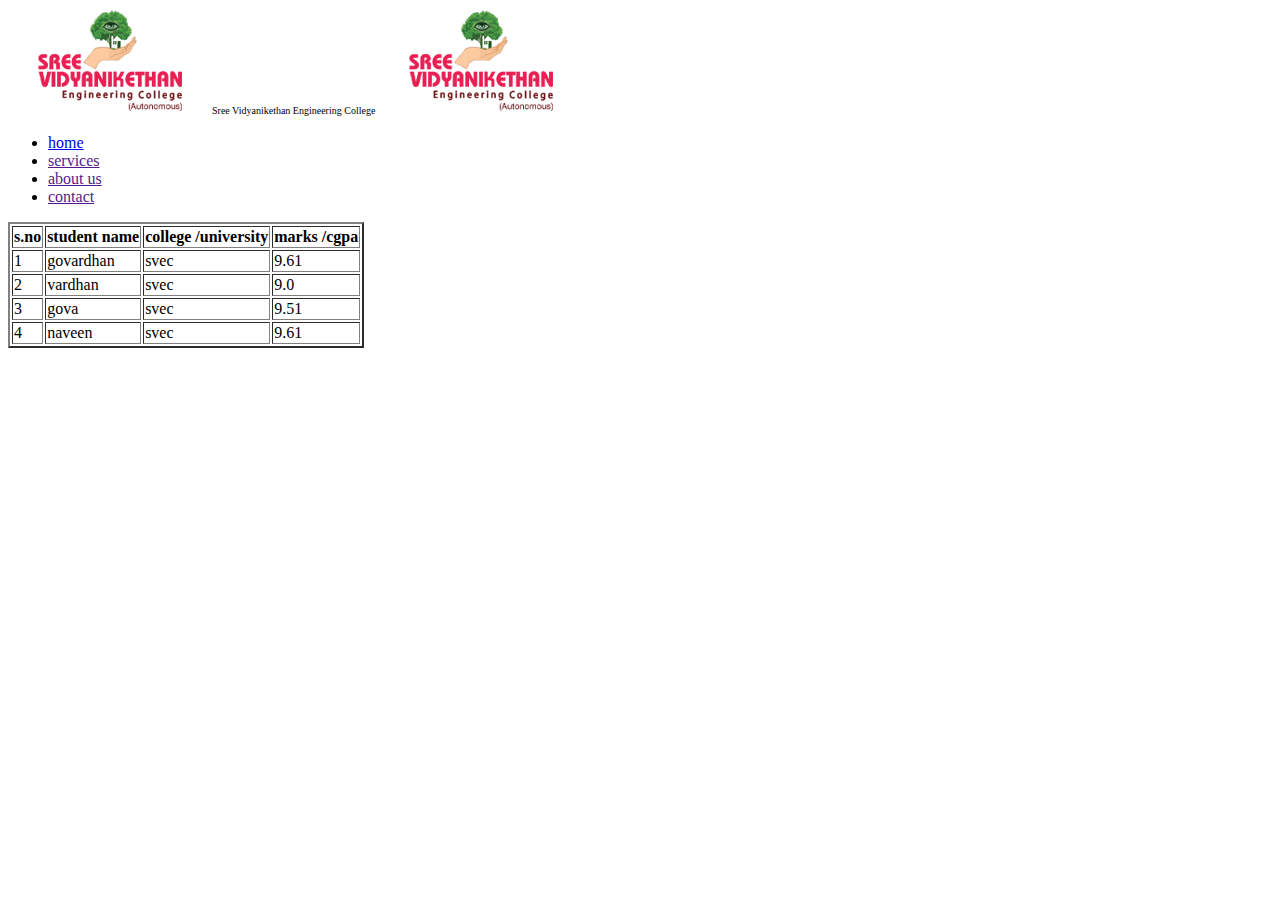
<file: index.html>
<!DOCTYPE html>
<html lang="en">
<head>
    <meta charset="UTF-8">
    <meta http-equiv="X-UA-Compatible" content="IE=edge">
    <meta name="viewport" content="width=device-width, initial-scale=1.0">
    <title>Index page ::</title>
    <link rel="stylesheet" href="css/styles.css">
</head>
<body>
    <header>
        <img src="./image/svec.png" alt="svec-logo" >
        <span>Sree Vidyanikethan Engineering College</span>
        <img src="./image/svec.png" alt="svec-logo">
        <nav>
            <ul>
                <li>
                    <a href="./home.html">home</a>
                    
                </li>
                <li><a href="">services</a></li>
                <li><a href="">about us</a></li>
                <li><a href="">contact</a></li>

            </ul>
        </nav>
    </header>
    <div>
        <table border="2">
            <thead>
                <tr>
                    <th>s.no</th>
                    <th>student name     </th>
                    <th>college /university   </th>
                    <th>marks  /cgpa  </th>
                    
                </tr>
            </thead>
            <tbody>
                <tr>
                    <td>1</td>
                    <td>govardhan</td>
                    <td>svec</td>
                    <td>9.61</td>
                </tr>
                <tr> <td>2</td>
                    <td>vardhan</td>
                    <td>svec</td>
                    <td>9.0</td>
                </tr>
                    <tr> <td>3</td>
                        <td>gova</td>
                        <td>svec</td>
                        <td>9.51</td>
                    </tr>
                    <tr>
                        <td>4</td>
                        <td>naveen</td>
                        <td>svec</td>
                        <td>9.61</td>
                    </tr>
            </tbody>
            <tfoot>

            </tfoot>
        </table>
    </div>
    
</body>
</html>
</file>
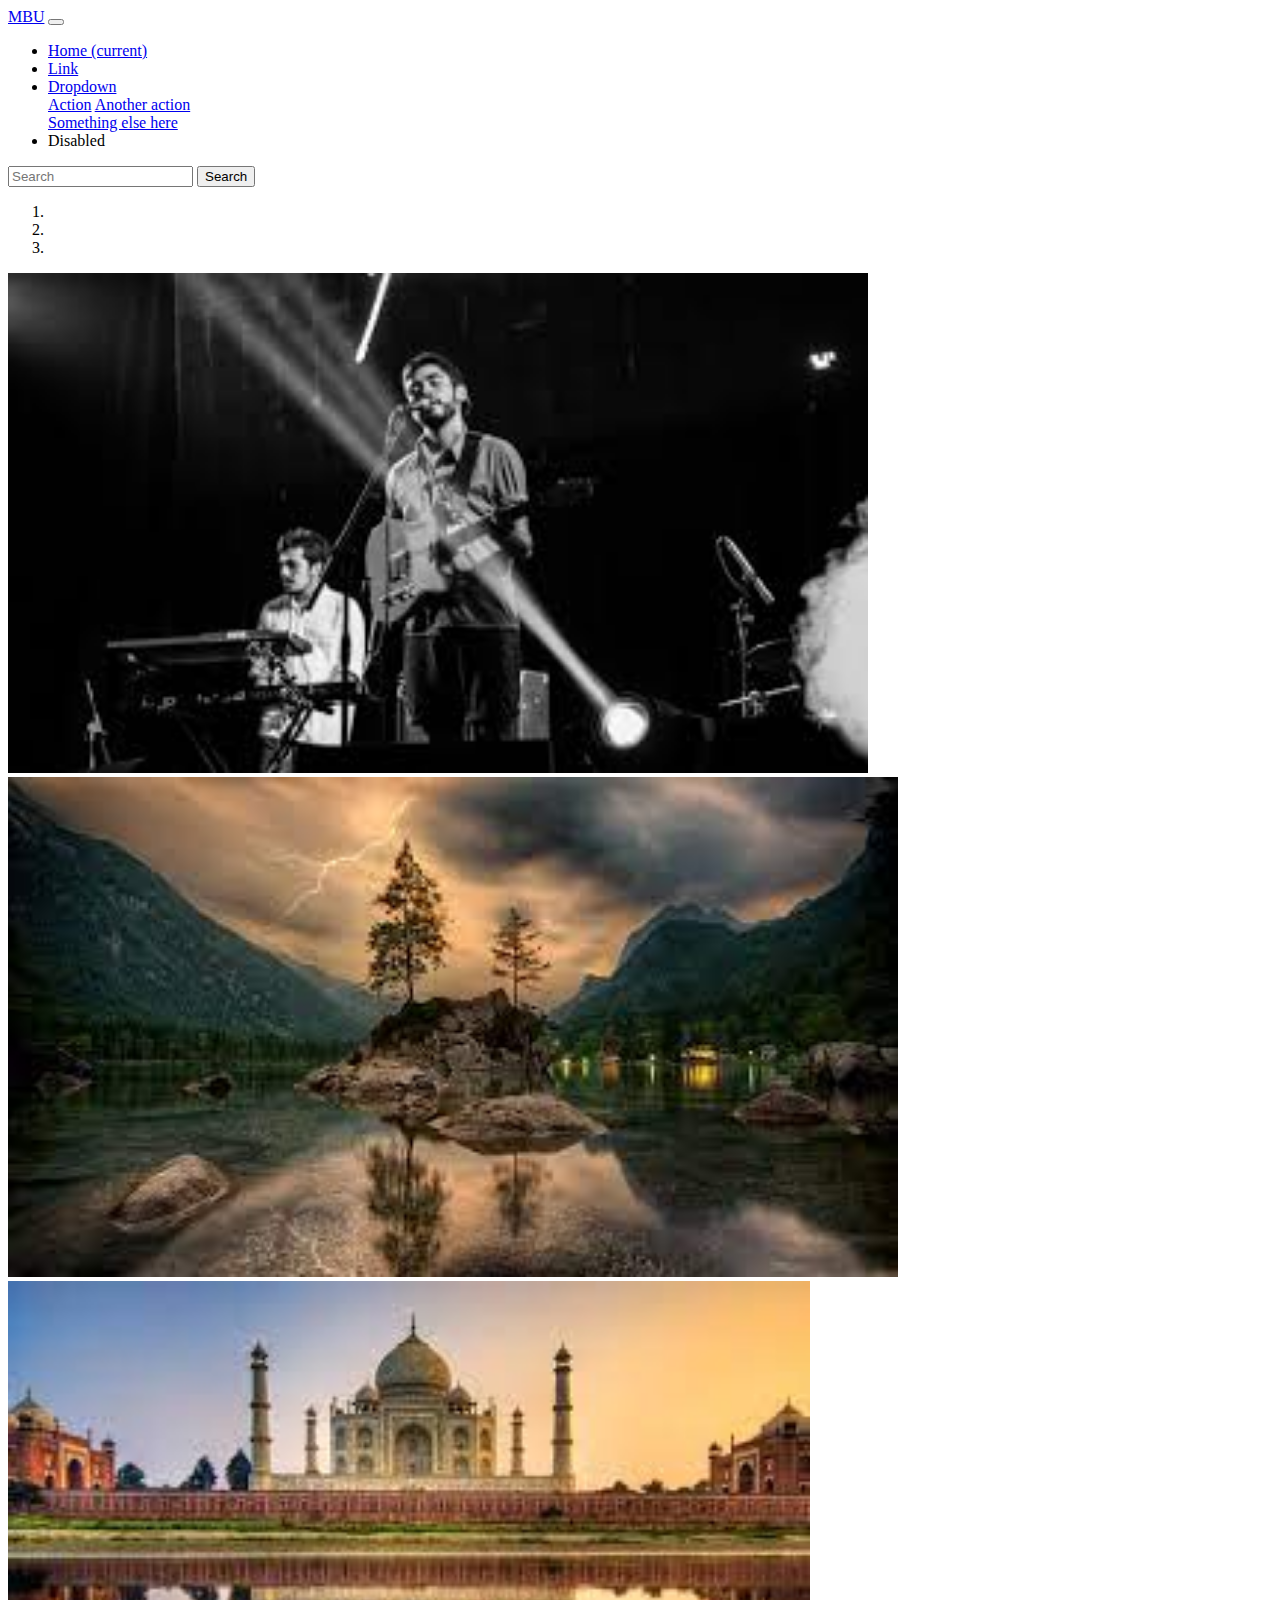
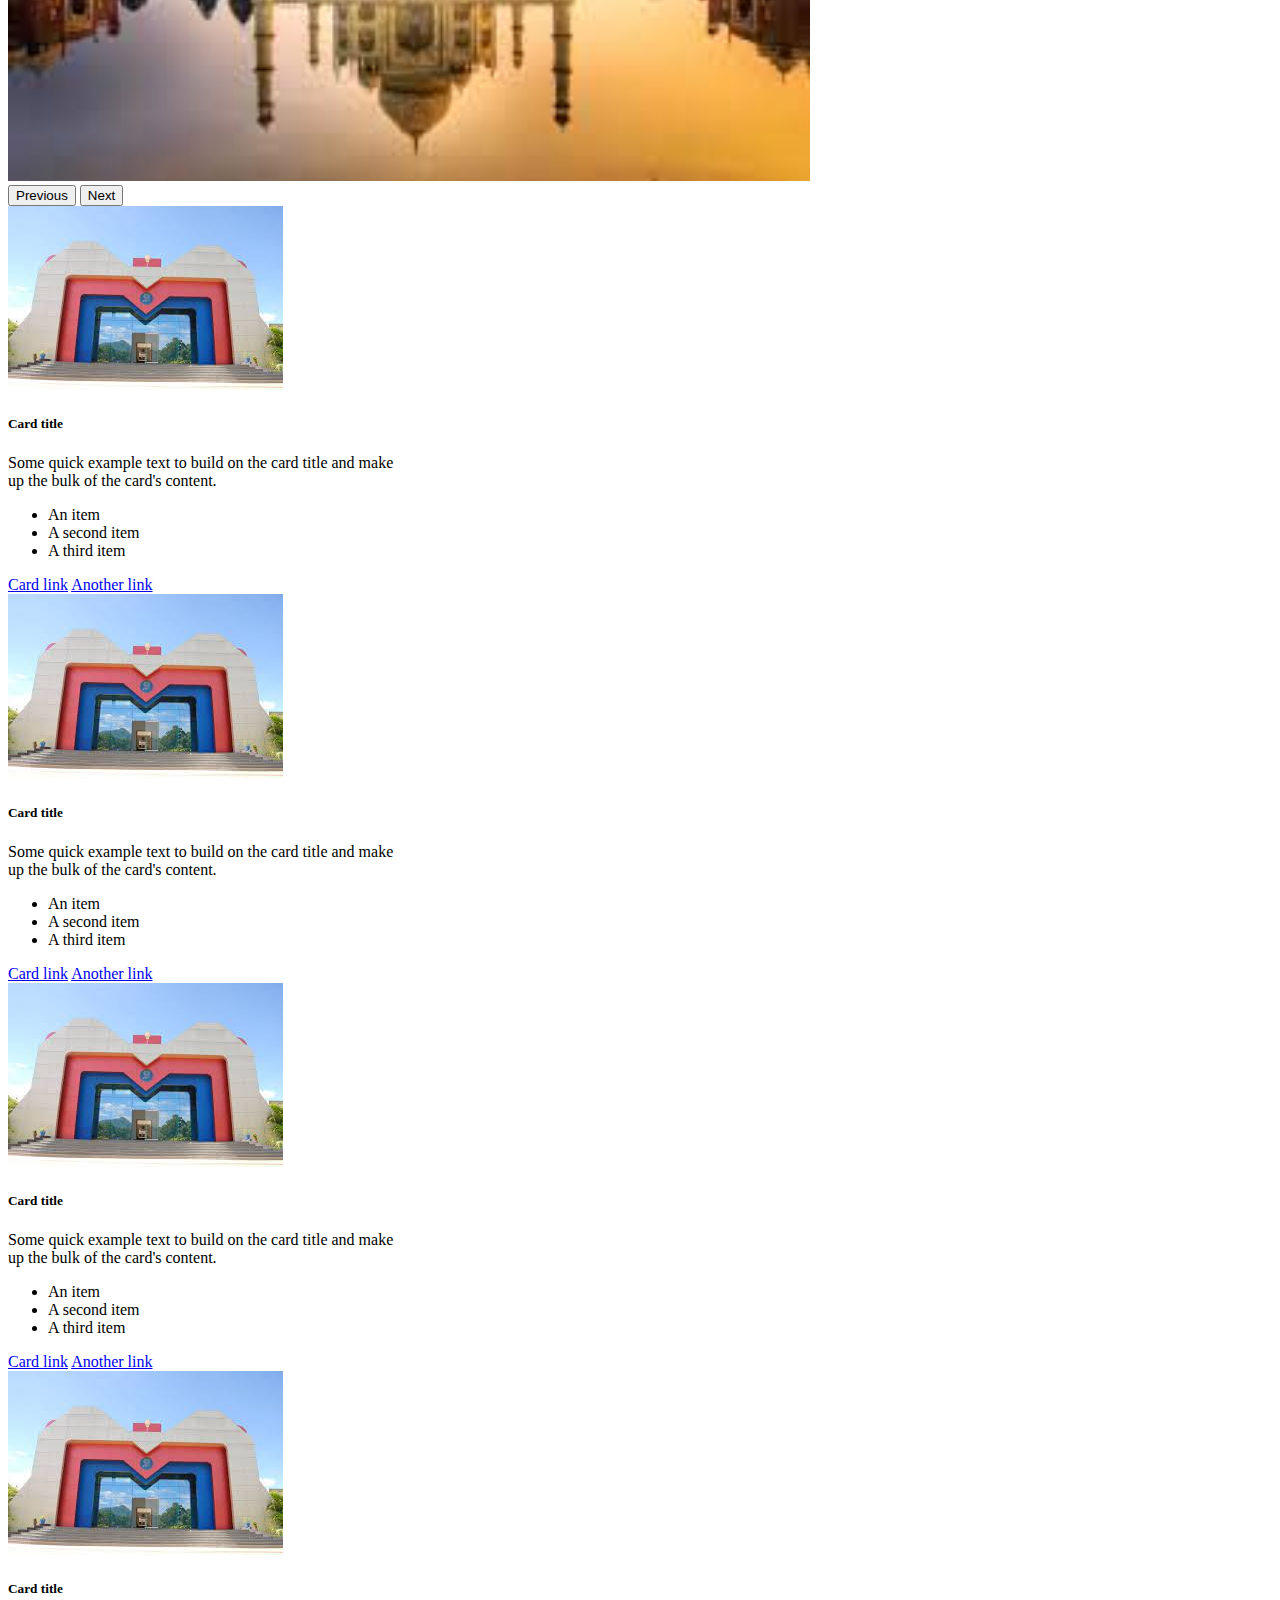
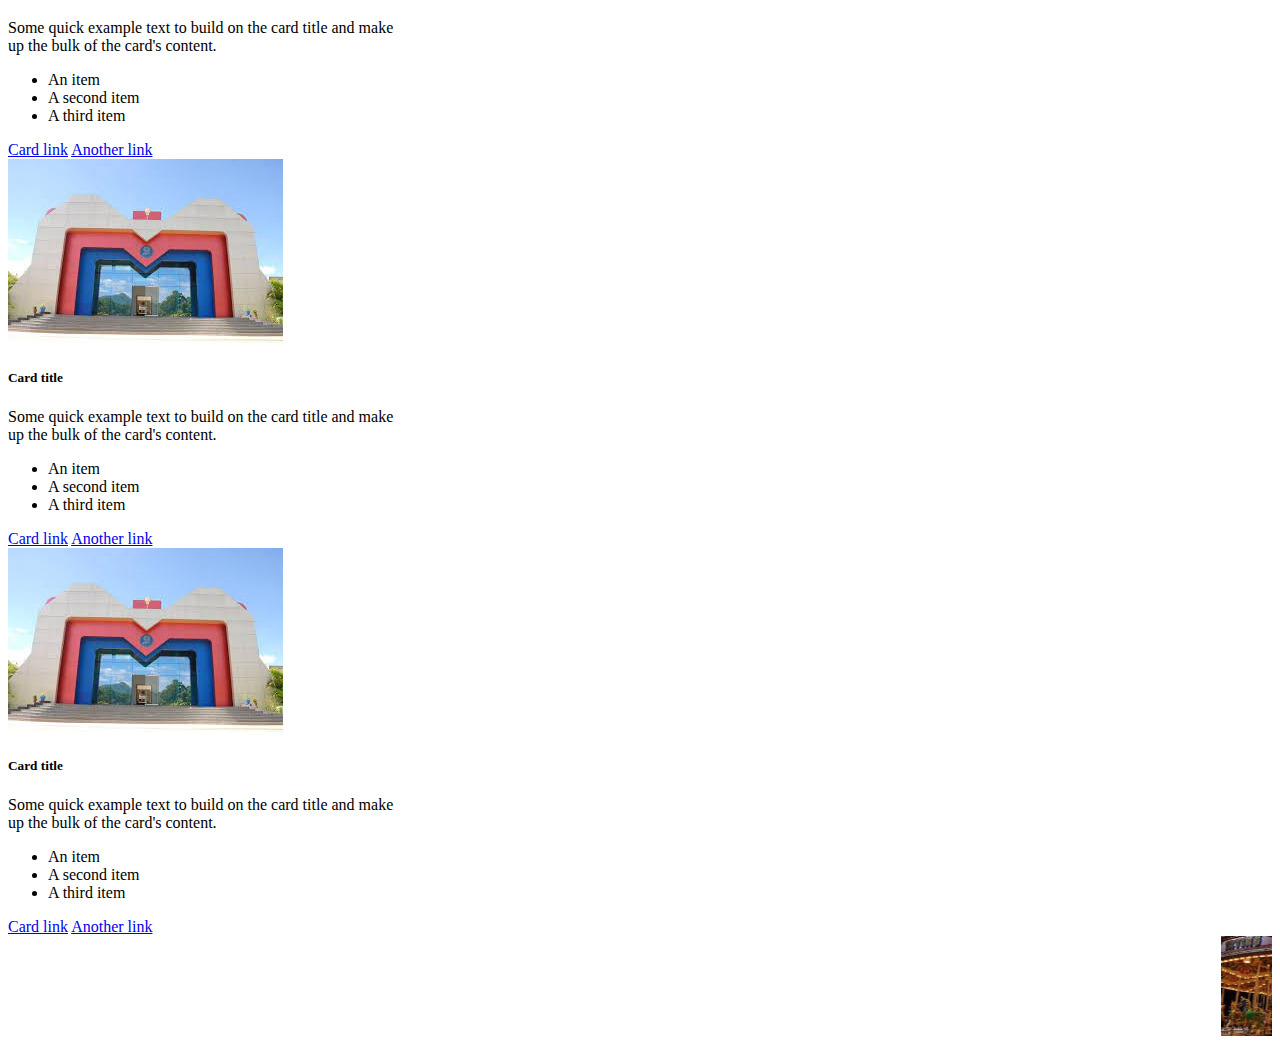
<file: Bootstrap/index.html>
<!DOCTYPE html>
<html lang="en">
<head>
    <meta charset="UTF-8">
    <meta http-equiv="X-UA-Compatible" content="IE=edge">
    <meta name="viewport" content="width=device-width, initial-scale=1.0">
    <title>Document</title>
    <link rel="stylesheet" href="https://cdn.jsdelivr.net/npm/bootstrap@4.6.1/dist/css/bootstrap.min.css" integrity="sha384-zCbKRCUGaJDkqS1kPbPd7TveP5iyJE0EjAuZQTgFLD2ylzuqKfdKlfG/eSrtxUkn" crossorigin="anonymous">
    <script src="https://cdn.jsdelivr.net/npm/jquery@3.5.1/dist/jquery.slim.min.js" integrity="sha384-DfXdz2htPH0lsSSs5nCTpuj/zy4C+OGpamoFVy38MVBnE+IbbVYUew+OrCXaRkfj" crossorigin="anonymous"></script>
<script src="https://cdn.jsdelivr.net/npm/popper.js@1.16.1/dist/umd/popper.min.js" integrity="sha384-9/reFTGAW83EW2RDu2S0VKaIzap3H66lZH81PoYlFhbGU+6BZp6G7niu735Sk7lN" crossorigin="anonymous"></script>
<script src="https://cdn.jsdelivr.net/npm/bootstrap@4.6.1/dist/js/bootstrap.min.js" integrity="sha384-VHvPCCyXqtD5DqJeNxl2dtTyhF78xXNXdkwX1CZeRusQfRKp+tA7hAShOK/B/fQ2" crossorigin="anonymous"></script>
</head>
<body>
    <div class="container-fluid">
        
        <!-- Navbar -->
        <div class="mt-2"></div>
       <nav class="navbar navbar-expand-lg navbar-light bg-secondary">
        <a class="navbar-brand" href="#">MBU</a>
        <button class="navbar-toggler" type="button" data-toggle="collapse" data-target="#navbarSupportedContent" aria-controls="navbarSupportedContent" aria-expanded="false" aria-label="Toggle navigation">
          <span class="navbar-toggler-icon"></span>
        </button>
      
        <div class="collapse navbar-collapse" id="navbarSupportedContent">
          <ul class="navbar-nav mr-auto">
            <li class="nav-item active">
              <a class="nav-link" href="#">Home <span class="sr-only">(current)</span></a>
            </li>
            <li class="nav-item">
              <a class="nav-link" href="#">Link</a>
            </li>
            <li class="nav-item dropdown">
              <a class="nav-link dropdown-toggle" href="#" id="navbarDropdown" role="button" data-toggle="dropdown" aria-expanded="false">
                Dropdown
              </a>
              <div class="dropdown-menu" aria-labelledby="navbarDropdown">
                <a class="dropdown-item" href="#">Action</a>
                <a class="dropdown-item" href="#">Another action</a>
                <div class="dropdown-divider"></div>
                <a class="dropdown-item" href="#">Something else here</a>
              </div>
            </li>
            <li class="nav-item">
              <a class="nav-link disabled">Disabled</a>
            </li>
          </ul>
          <form class="form-inline my-2 my-lg-0">
            <input class="form-control mr-sm-2" type="search" placeholder="Search" aria-label="Search">
            <button class="btn btn-outline-success my-2 my-sm-0" type="submit">Search</button>
          </form>
        </div>
      </nav>
    

     <!-- slider -->
     <div id="carouselExampleIndicators" class="carousel slide mt-2"  data-ride="carousel">
        <ol class="carousel-indicators">
          <li data-target="#carouselExampleIndicators" data-slide-to="0" class="active"></li>
          <li data-target="#carouselExampleIndicators" data-slide-to="1"></li>
          <li data-target="#carouselExampleIndicators" data-slide-to="2"></li>
        </ol>
        <div class="carousel-inner">
          <div class="carousel-item active">
            <img src="./images/image1.jpg" class="d-block w-100"height="500px" alt="...">
          </div>
          <div class="carousel-item">
            <img src="./images/download (4).jpg " class="d-block w-100" height="500px" alt="...">
          </div>
          <div class="carousel-item">
            <img src="./images/download (3).jpg " class="d-block w-100" height="500px" alt="...">
          </div>
        </div>
        <button class="carousel-control-prev" type="button" data-target="#carouselExampleIndicators" data-slide="prev">
          <span class="carousel-control-prev-icon" aria-hidden="true"></span>
          <span class="sr-only">Previous</span>
        </button>
        <button class="carousel-control-next" type="button" data-target="#carouselExampleIndicators" data-slide="next">
          <span class="carousel-control-next-icon" aria-hidden="true"></span>
          <span class="sr-only">Next</span>
        </button>
      </div>
     
      <!-- products -->
      <div class="d-flex flex-wrap justify-content-between mt-2">
        <div class="card mt-2" style="width: 25rem;">
            <img src="./images/download.jpg" class="card-img-top" alt="...">
            <div class="card-body">
              <h5 class="card-title">Card title</h5>
              <p class="card-text">Some quick example text to build on the card title and make up the bulk of the card's content.</p>
            </div>
            <ul class="list-group list-group-flush">
              <li class="list-group-item">An item</li>
              <li class="list-group-item">A second item</li>
              <li class="list-group-item">A third item</li>
            </ul>
            <div class="card-body">
              <a href="#" class="card-link">Card link</a>
              <a href="#" class="card-link">Another link</a>
            </div>                  
        </div>
        <div class="card mt-2" style="width: 25rem;">
            <img src="./images/download.jpg" class="card-img-top" alt="...">
            <div class="card-body">
              <h5 class="card-title">Card title</h5>
              <p class="card-text">Some quick example text to build on the card title and make up the bulk of the card's content.</p>
            </div>
            <ul class="list-group list-group-flush">
              <li class="list-group-item">An item</li>
              <li class="list-group-item">A second item</li>
              <li class="list-group-item">A third item</li>
            </ul>
            <div class="card-body">
              <a href="#" class="card-link">Card link</a>
              <a href="#" class="card-link">Another link</a>
            </div>                  
        </div>
        <div class="card mt-2" style="width: 25rem;">
            <img src="./images/download.jpg" class="card-img-top" alt="...">
            <div class="card-body">
              <h5 class="card-title">Card title</h5>
              <p class="card-text">Some quick example text to build on the card title and make up the bulk of the card's content.</p>
            </div>
            <ul class="list-group list-group-flush">
              <li class="list-group-item">An item</li>
              <li class="list-group-item">A second item</li>
              <li class="list-group-item">A third item</li>
            </ul>
            <div class="card-body">
              <a href="#" class="card-link">Card link</a>
              <a href="#" class="card-link">Another link</a>
            </div>                  
        </div>
        <div class="card mt-2" style="width: 25rem;">
            <img src="./images/download.jpg" class="card-img-top" alt="...">
            <div class="card-body">
              <h5 class="card-title">Card title</h5>
              <p class="card-text">Some quick example text to build on the card title and make up the bulk of the card's content.</p>
            </div>
            <ul class="list-group list-group-flush">
              <li class="list-group-item">An item</li>
              <li class="list-group-item">A second item</li>
              <li class="list-group-item">A third item</li>
            </ul>
            <div class="card-body">
              <a href="#" class="card-link">Card link</a>
              <a href="#" class="card-link">Another link</a>
            </div>                  
        </div>
        <div class="card mt-2" style="width: 25rem;">
            <img src="./images/download.jpg" class="card-img-top" alt="...">
            <div class="card-body">
              <h5 class="card-title">Card title</h5>
              <p class="card-text">Some quick example text to build on the card title and make up the bulk of the card's content.</p>
            </div>
            <ul class="list-group list-group-flush">
              <li class="list-group-item">An item</li>
              <li class="list-group-item">A second item</li>
              <li class="list-group-item">A third item</li>
            </ul>
            <div class="card-body">
              <a href="#" class="card-link">Card link</a>
              <a href="#" class="card-link">Another link</a>
            </div>                  
        </div>
        <div class="card mt-2" style="width: 25rem;">
            <img src="./images/download.jpg" class="card-img-top" alt="...">
            <div class="card-body">
              <h5 class="card-title">Card title</h5>
              <p class="card-text">Some quick example text to build on the card title and make up the bulk of the card's content.</p>
            </div>
            <ul class="list-group list-group-flush">
              <li class="list-group-item">An item</li>
              <li class="list-group-item">A second item</li>
              <li class="list-group-item">A third item</li>
            </ul>
            <div class="card-body">
              <a href="#" class="card-link">Card link</a>
              <a href="#" class="card-link">Another link</a>
            </div>                  
        </div>
    </div>
    <!-- marquee  -->
    <marquee behavior="" direction="" class="mt-3 mb-5">
        <img src="./images/in.jpg" height="100px" width="200px" alt="">
        <img src="./images/in.jpg" height="100px" width="200px" alt="">
        <img src="./images/in.jpg" height="100px" width="200px" alt="">
        <img src="./images/in.jpg" height="100px" width="200px" alt="">
        <img src="./images/in.jpg" height="100px" width="200px" alt="">
        <img src="./images/in.jpg" height="100px" width="200px" alt="">


        
    </marquee>
    
</div>
</div>
</body>
</html>
</file>
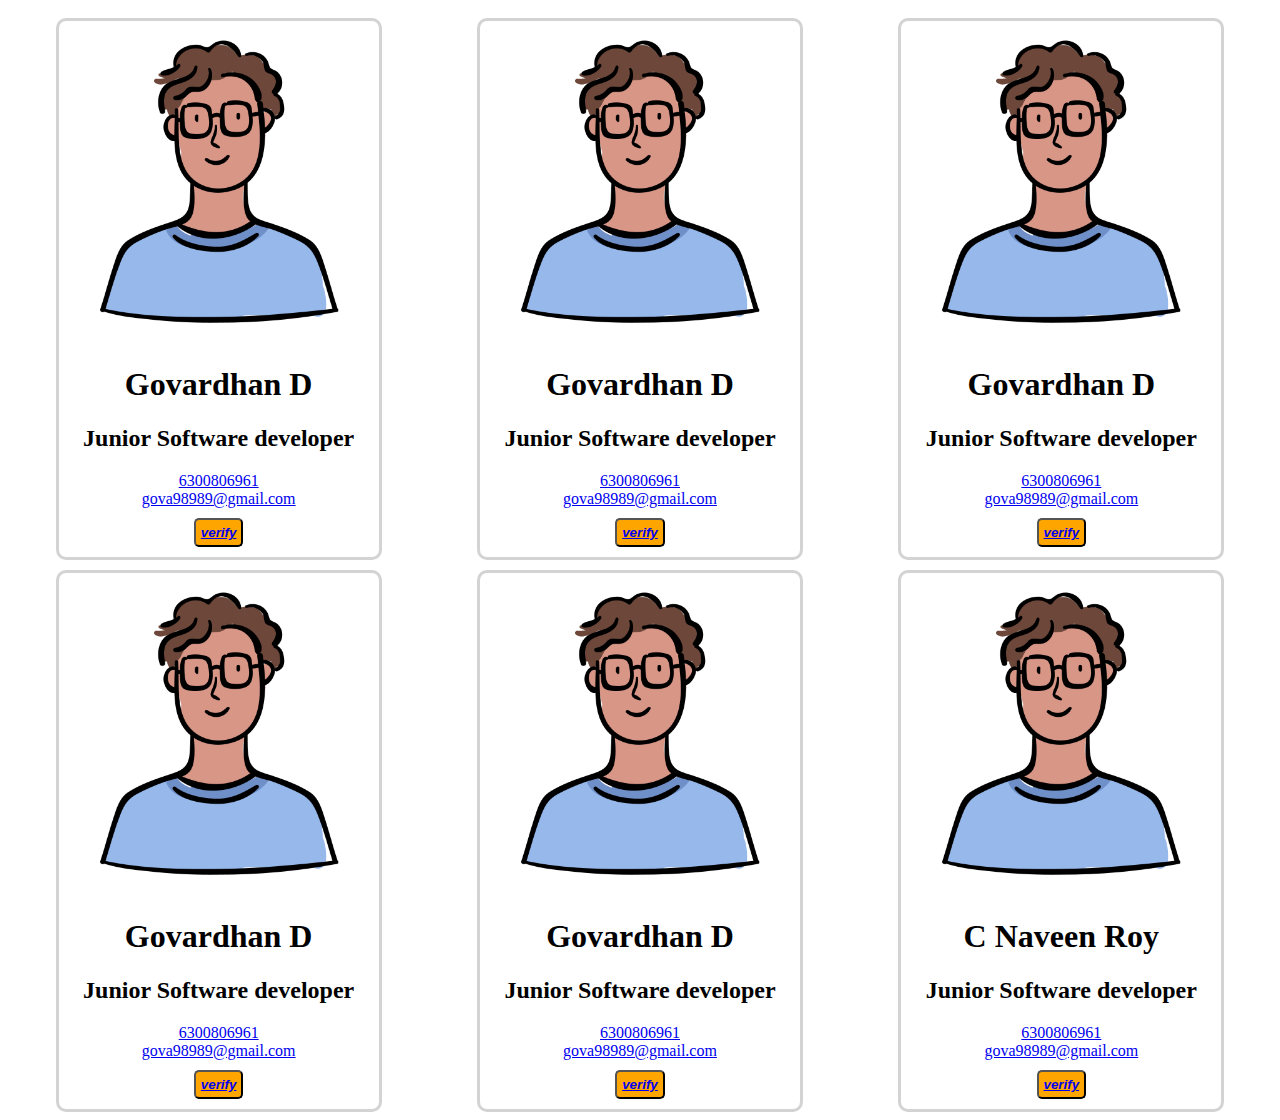
<file: cards.html>
<!DOCTYPE html>
<html lang="en">
<head>
    <meta charset="UTF-8">
    <meta http-equiv="X-UA-Compatible" content="IE=edge">
    <meta name="viewport" content="width=device-width, initial-scale=1.0">
    <title>:: box model ::</title>
    <link rel="icon" href="./image/svec.png">
    <style>
        .main
        {
            display: flex;
            flex-wrap: wrap;
            justify-content: space-around;
        }
        .card{
            border: 3px solid lightgrey;
            width: 20rem;
            border-radius: 10px;
             text-align: center; 
            /* padding: 10px 30px; */
            margin-top: 10px;
        }
        .card img{
            width: 100%;
        }
        button{
            background-color: orange;
            color: black;
            font-style: italic;
            padding: 5px;
            margin: 10px 0px;
            border-radius: 5px;
            font-weight: 700;
        }
        button:hover{
            background-color: black;
            color: white;
        }
        .list{
            
            display: flex;
        }
        h3 {
            padding: 20px;
            border:3px solid royalblue;
            border-radius: 5px;
            margin: 10px;
            
        }
        @media only screen and (min-width:320px) and (max-width:768px){

            a{
                color: white;
                background-color: tomato;
            }
        }
        @media only screen and (min-width:769px) and (max-width:992px){

a:hover{
    color: white;
    background-color: greenyellow;
    border: 1px solid lightgrey;
    padding: 5px;
}
}
    </style>
</head>
<body>
    
    <div class="main">

    <div class="card">
        <img src="./image/man.png"  alt="profile-pic">
        <h1>Govardhan D</h1>
        <h2>Junior Software developer</h2>
        <a href="tel:6300806961">6300806961</a>
        <br>
        <a href="mailto:gova98989@gmail.com">gova98989@gmail.com</a>
        <br>
        <button ><a href="./index.html">verify</a></button>
    </div>
    
    <div class="card">
        <img src="./image/man.png"  alt="profile-pic">
        <h1>Govardhan D</h1>
        <h2>Junior Software developer</h2>
        <a href="tel:6300806961">6300806961</a>
        <br>
        <a href="mailto:gova98989@gmail.com">gova98989@gmail.com</a>
        <br>
        <button ><a href="./index.html">verify</a></button>
    </div>
    
    <div class="card">
        <img src="./image/man.png"  alt="profile-pic">
        <h1>Govardhan D</h1>
        <h2>Junior Software developer</h2>
        <a href="tel:6300806961">6300806961</a>
        <br>
        <a href="mailto:gova98989@gmail.com">gova98989@gmail.com</a>
        <br>
        <button ><a href="./index.html">verify</a></button>
    </div>
    
    <div class="card">
        <img src="./image/man.png"  alt="profile-pic">
        <h1>Govardhan D</h1>
        <h2>Junior Software developer</h2>
        <a href="tel:6300806961">6300806961</a>
        <br>
        <a href="mailto:gova98989@gmail.com">gova98989@gmail.com</a>
        <br>
        <button ><a href="./index.html">verify</a></button>
    </div>
    
    <div class="card">
        <img src="./image/man.png"  alt="profile-pic">
        <h1>Govardhan D</h1>
        <h2>Junior Software developer</h2>
        <a href="tel:6300806961">6300806961</a>
        <br>
        <a href="mailto:gova98989@gmail.com">gova98989@gmail.com</a>
        <br>
        <button ><a href="./index.html">verify</a></button>
    </div>
    
    <div class="card">
        <img src="./image/man.png"  alt="profile-pic">
        <h1>C Naveen Roy</h1>
        <h2>Junior Software developer</h2>
        <a href="tel:6300806961">6300806961</a>
        <br>
        <a href="mailto:gova98989@gmail.com">gova98989@gmail.com</a>
        <br>
        <button ><a href="./index.html">verify</a></button>
    </div>
    </div>
</body>
</html>
</file>
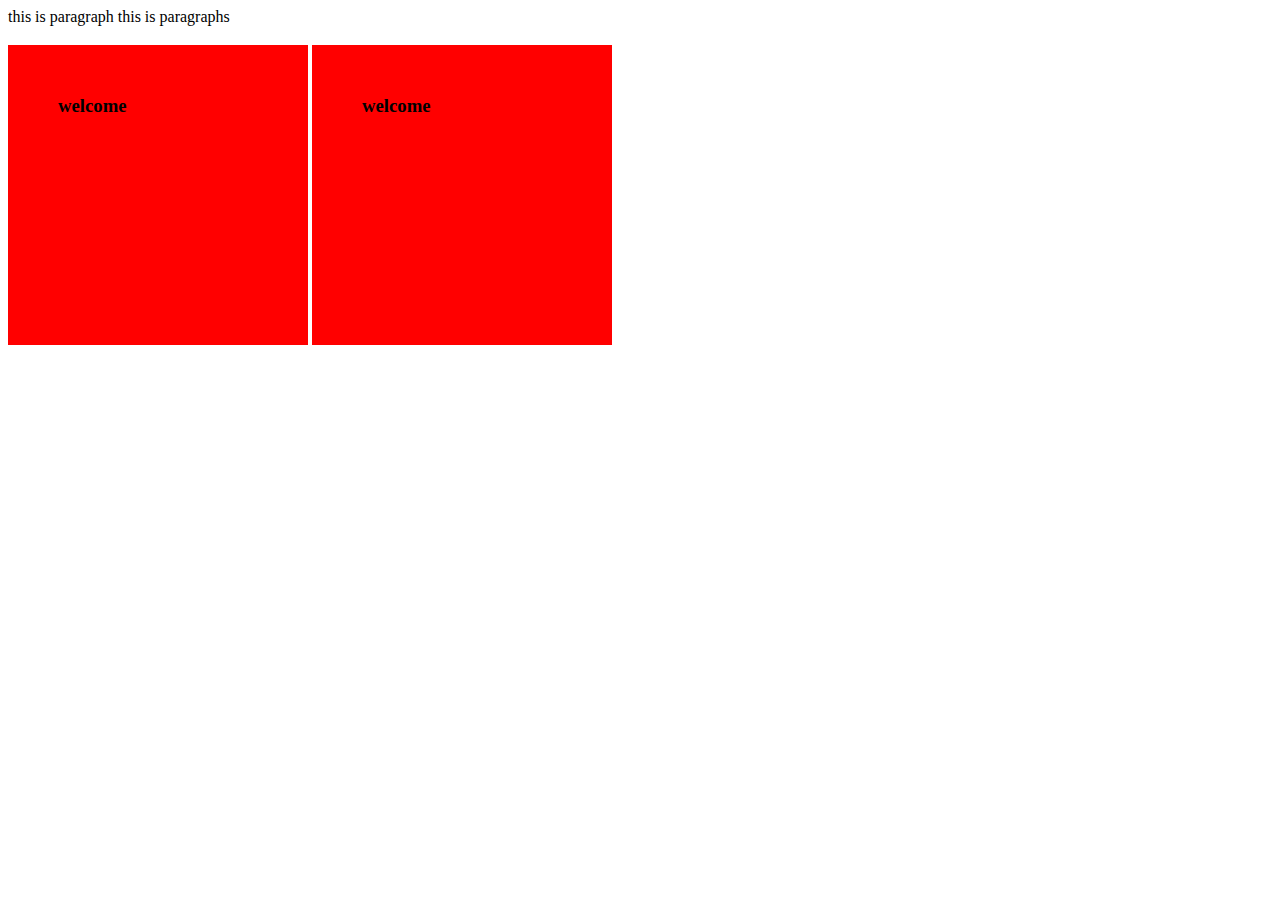
<file: display.html>
<!DOCTYPE html>
<html lang="en">
<head>
    <meta charset="UTF-8">
    <meta http-equiv="X-UA-Compatible" content="IE=edge">
    <meta name="viewport" content="width=device-width, initial-scale=1.0">
    <title>::Display::</title>
    <style>
        p{
            display: inline;
        }
        /* span{
            display: block;
            background-color: aquamarine;
        } */
        span{
            display: none;
        }

        h3{
            display: inline-block;
            /* margin-top: 100px; */
            background-color: red;
            padding: 50px;
            height: 200px;
            width: 200px;
        }
    </style>
</head>
<body>
    <p>this is paragraph</p>
    <p>this is paragraphs</p>
    
    <span>text1</span>
    <span>text2</span>
<br>
    <h3>welcome</h3>
    <h3>welcome</h3>

</body>
</html>
</file>
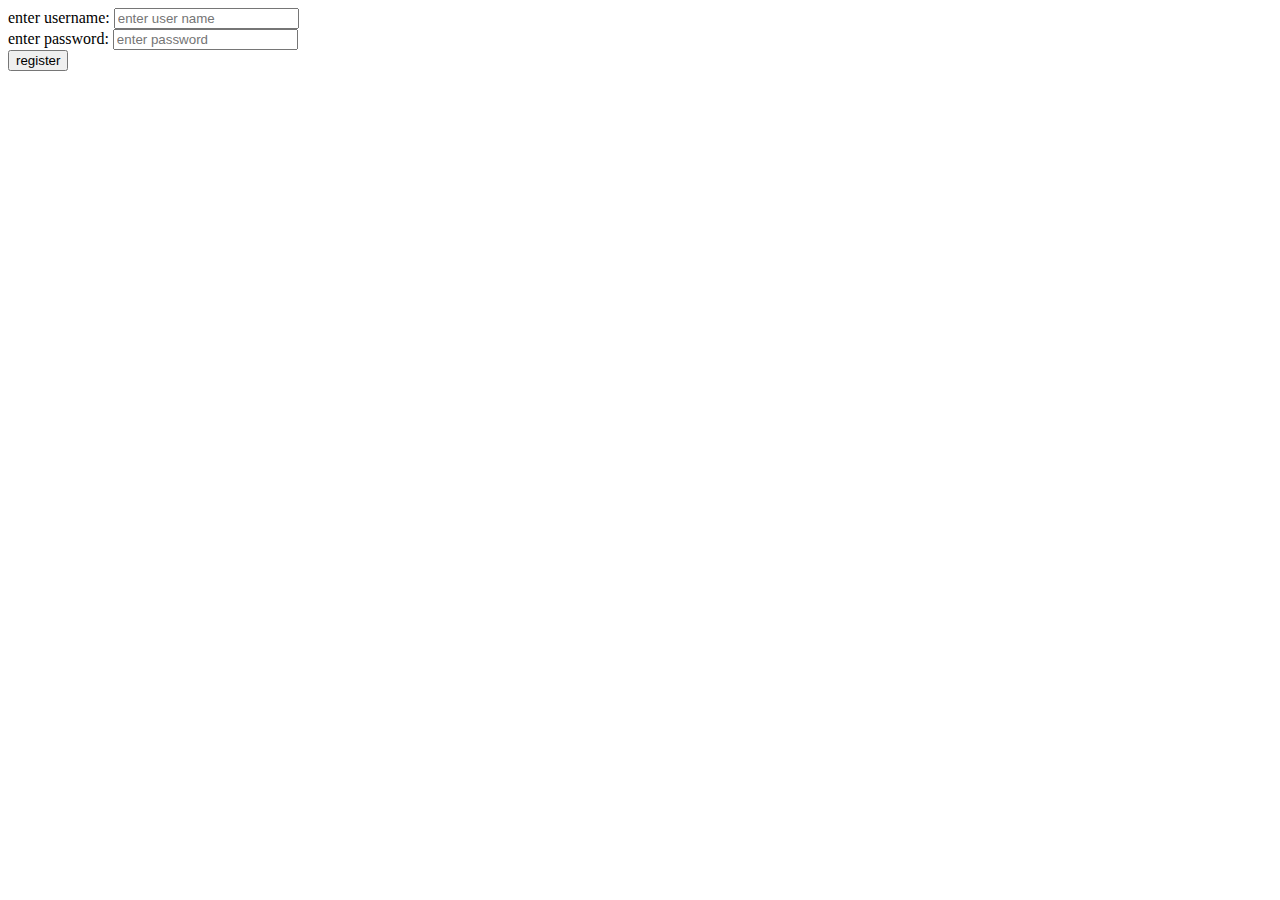
<file: form.html>
<!DOCTYPE html>
<html lang="en">
<head>
    <meta charset="UTF-8">
    <meta http-equiv="X-UA-Compatible" content="IE=edge">
    <meta name="viewport" content="width=device-width, initial-scale=1.0">
    <title>:: form fields ::</title>
</head>
<body>
    <form action="./index.html" method="get">
        <label for="uname">enter username:</label>
        <input type="text" name="uname" id="uname" placeholder="enter user name" required>
        <br>
        <label for="">enter password:</label>
        <input type="password" name="pword" id="pword" placeholder="enter password">
        <br>
        
        <input type="submit" value="register">
    </form>
</body>
</html>
</file>
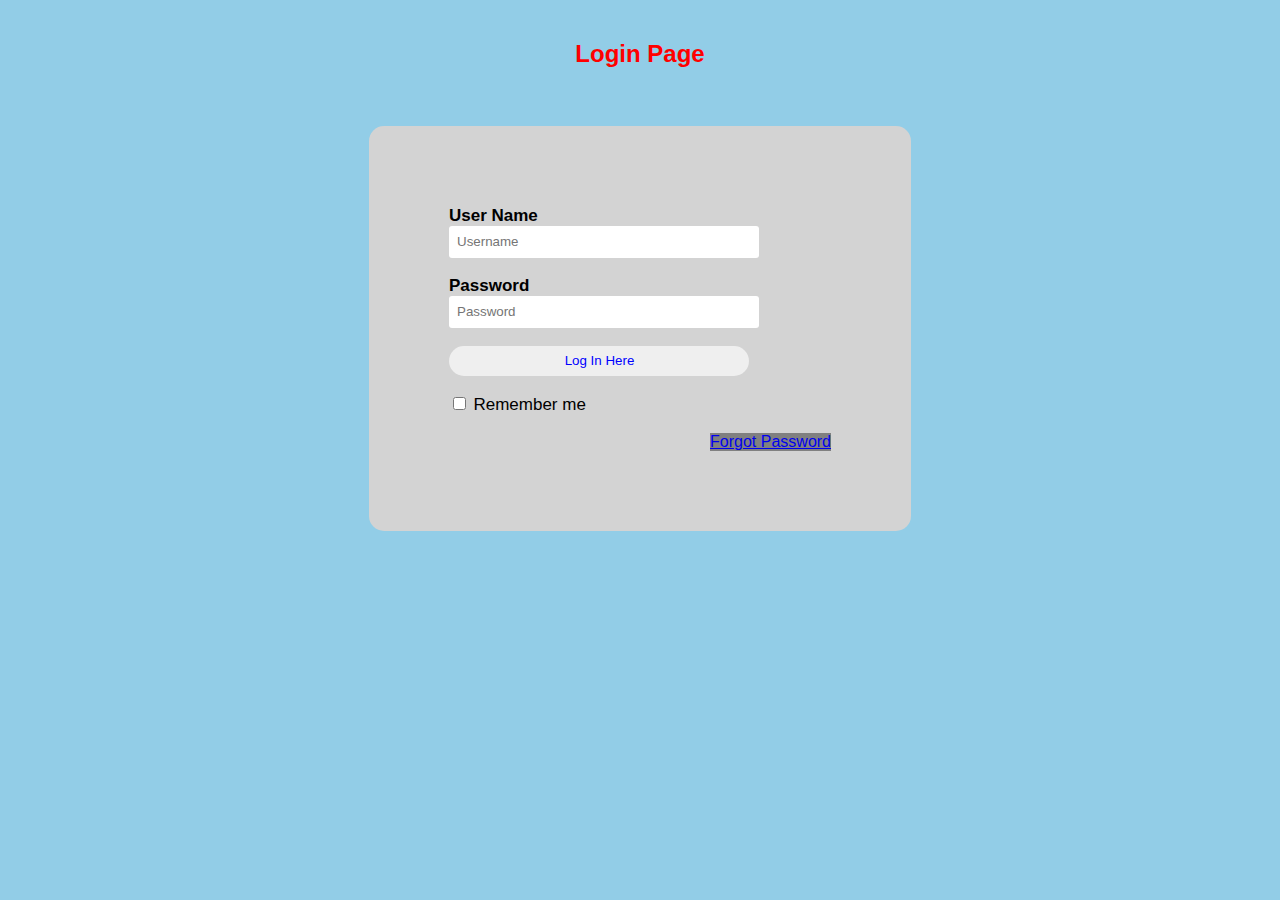
<file: login.html>
<!DOCTYPE html>    
<html>    
<head>    
    <title>Login Form</title>    
    <link rel="stylesheet" type="text/css" href="css/style.css">    
</head>    
<body>    
    <h2>Login Page</h2><br>    
    <div class="login">    
    <form id="login" method="get" action="login.php">    
        <label><b>User Name     
        </b>    
        </label>    
        <input type="text" name="Uname" id="Uname" placeholder="Username">    
        <br><br>    
        <label><b>Password     
        </b>    
        </label>    
        <input type="Password" name="Pass" id="Pass" placeholder="Password">    
        <br><br>    
        <input type="button" name="log" id="log" value="Log In Here">       
        <br><br>    
        <input type="checkbox" id="check">    
        <span>Remember me</span>    
        <br><br>    
        <a href="#">Forgot Password</a>    
    </form>     
</div>    
</body>    
</html>
</file>
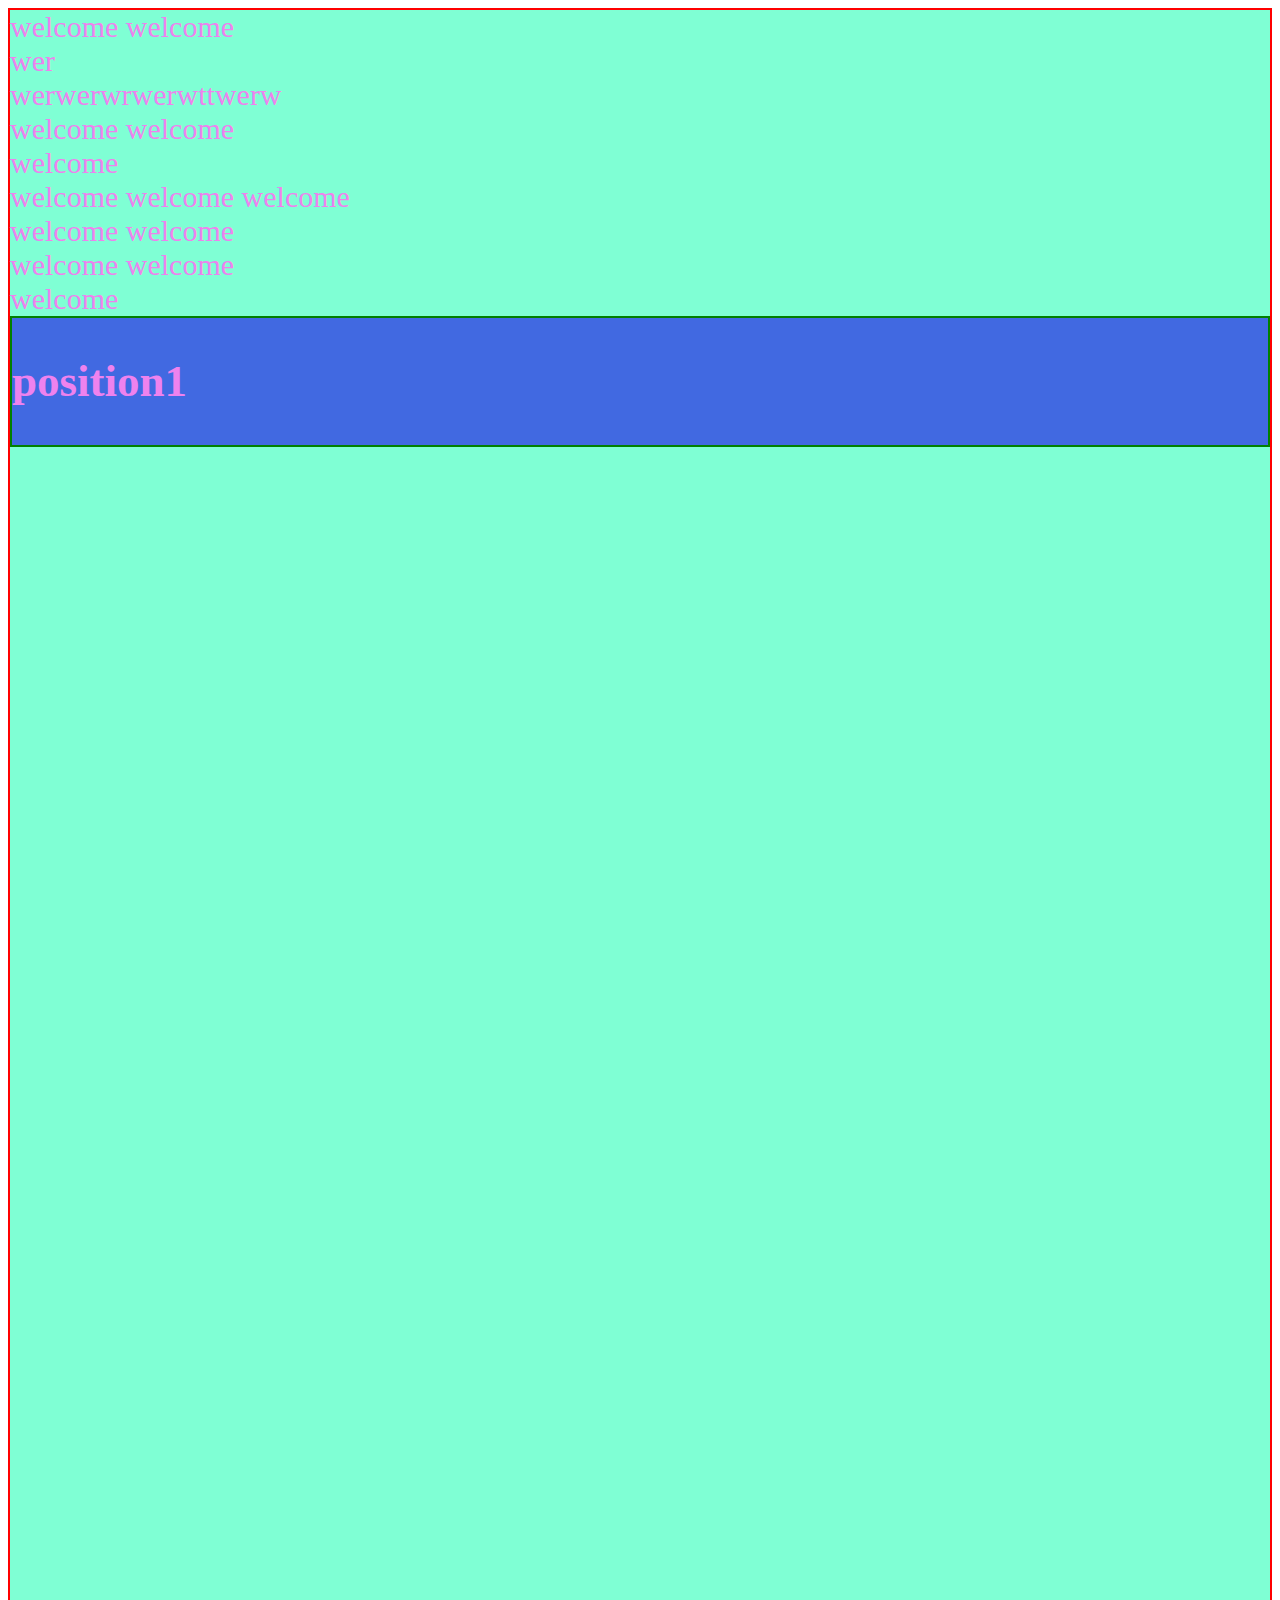
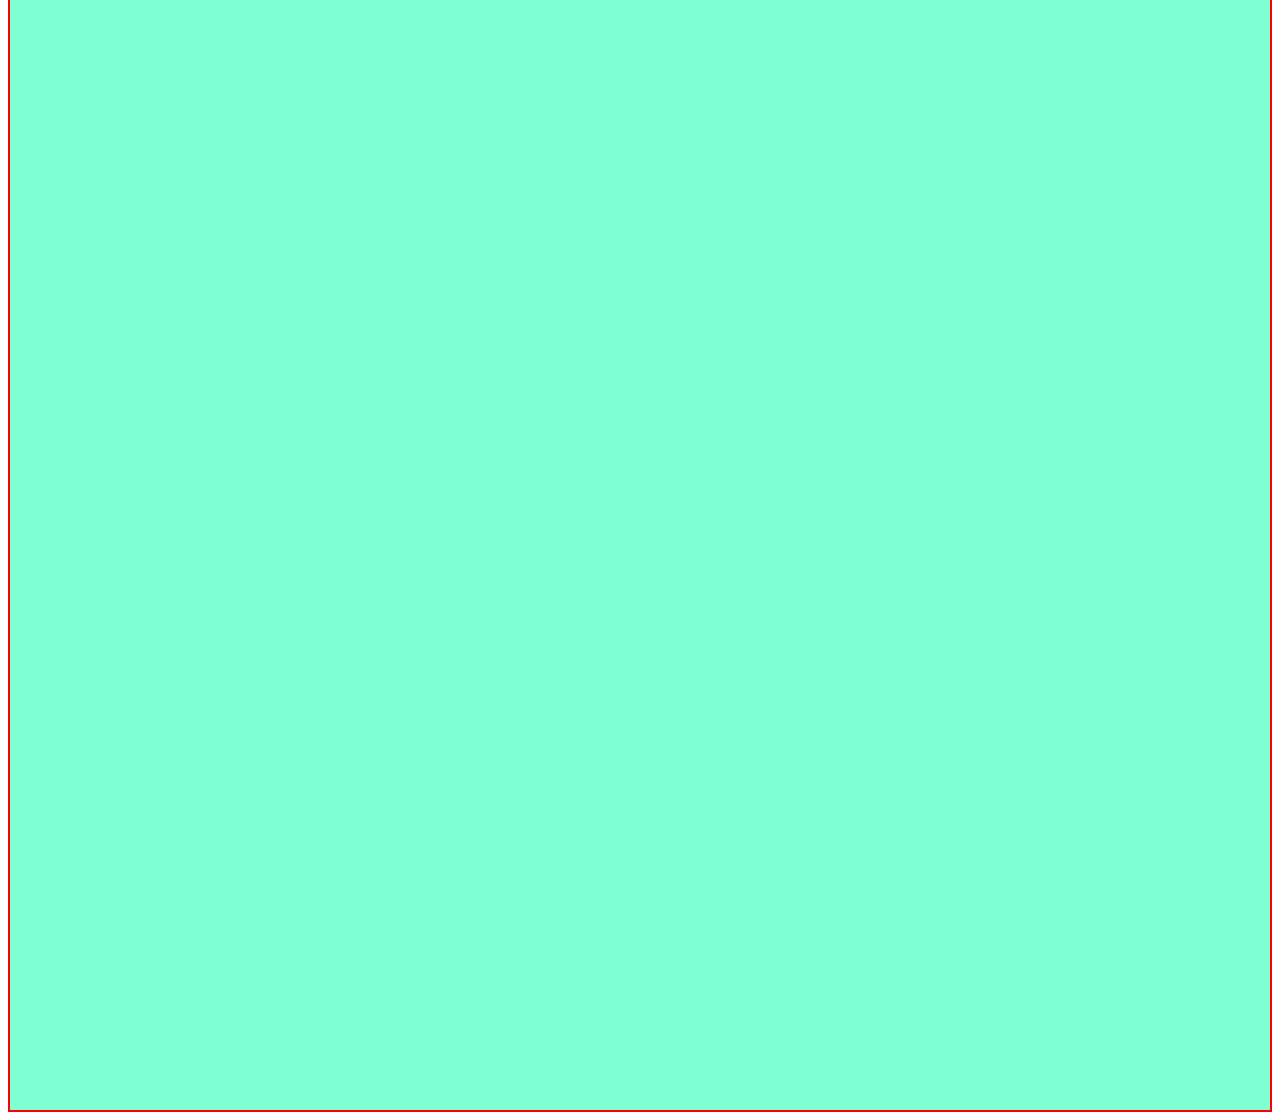
<file: position.html>
<!DOCTYPE html>
<html lang="en">
<head>
    <meta charset="UTF-8">
    <meta http-equiv="X-UA-Compatible" content="IE=edge">
    <meta name="viewport" content="width=device-width, initial-scale=1.0">
    <title>:: positions ::</title>
    <style>
        .main{
            font-size: 30px;
            background-color: aquamarine;
            color: violet;
            border: 2px solid red;
            height: 300vh;
            position: relative;
        }
        .child{

            background-color: royalblue;
            border: 2px solid green;
              
            position: sticky;
            top: 40px;
        }
    </style>
</head>
<body>
    <div class="main">
        welcome
        welcome 
        <br>
        wer
        <br>
        werwerwrwerwttwerw
        <br>
        welcome 
        welcome
        <br> 
        welcome 
        <br>welcome 
        welcome 
        welcome 
        <br>
        welcome 
        welcome <br>
        welcome 
        welcome
        <br> 
        welcome 
        <div class="child">
            <h2>position1</h2>
        </div>
    </div>
    
</body>
</html>
</file>
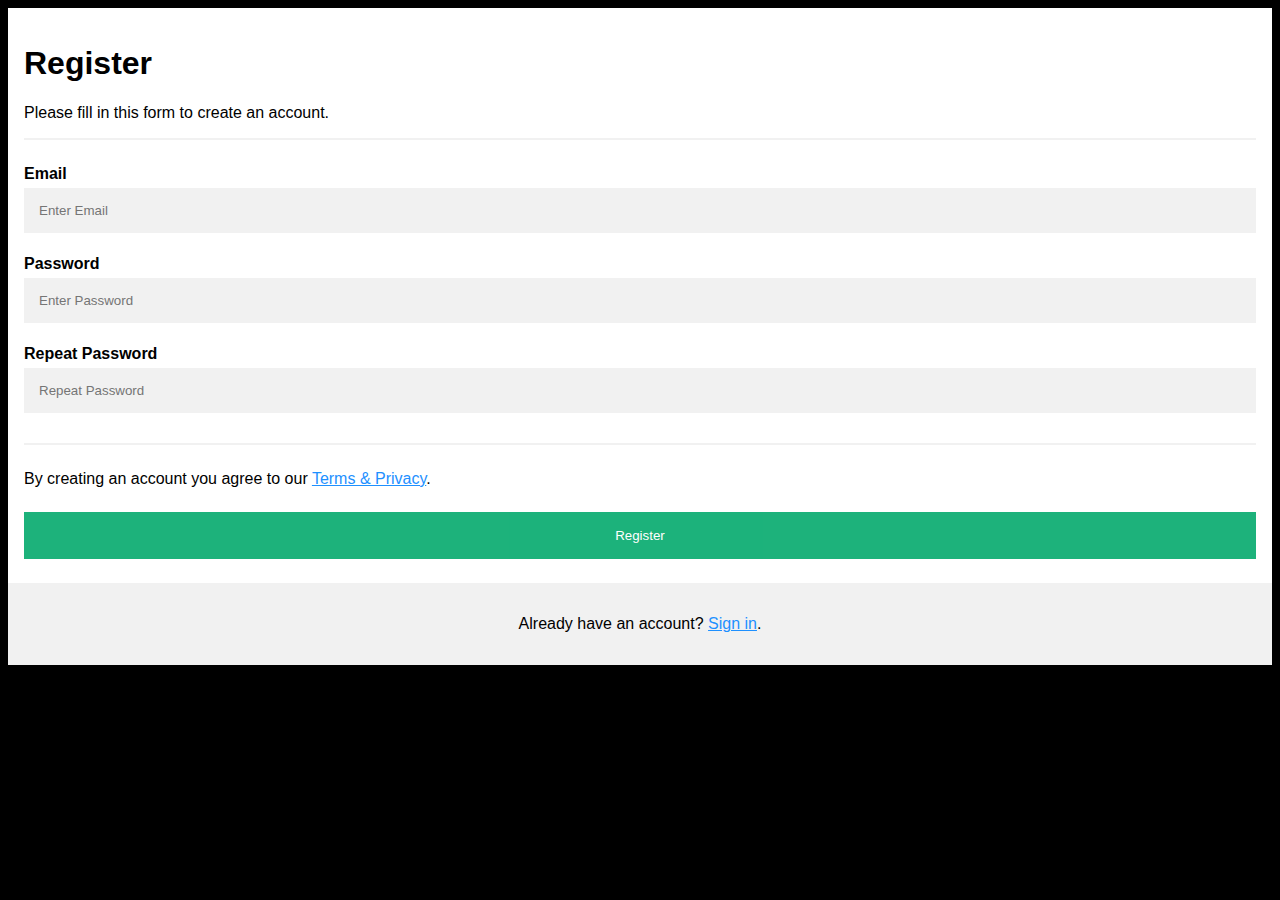
<file: register.html>
<!DOCTYPE html>
<html>
<head>
<meta name="viewport" content="width=device-width, initial-scale=1">
<style>
body {
  font-family: Arial, Helvetica, sans-serif;
  background-color: black;
}

* {
  box-sizing: border-box;
}


.container {
  padding: 16px;
  background-color: white;
}


input[type=text], input[type=password] {
  width: 100%;
  padding: 15px;
  margin: 5px 0 22px 0;
  display: inline-block;
  border: none;
  background: #f1f1f1;
}

input[type=text]:focus, input[type=password]:focus {
  background-color: #ddd;
  outline: none;
}


hr {
  border: 1px solid #f1f1f1;
  margin-bottom: 25px;
}


.registerbtn {
  background-color: #04AA6D;
  color: white;
  padding: 16px 20px;
  margin: 8px 0;
  border: none;
  cursor: pointer;
  width: 100%;
  opacity: 0.9;
}

.registerbtn:hover {
  opacity: 1;
}


a {
  color: dodgerblue;
}


.signin {
  background-color: #f1f1f1;
  text-align: center;
}
</style>
</head>
<body>

<form action="/action_page.php">
  <div class="container">
    <h1>Register</h1>
    <p>Please fill in this form to create an account.</p>
    <hr>

    <label for="email"><b>Email</b></label>
    <input type="text" placeholder="Enter Email" name="email" id="email" required>

    <label for="psw"><b>Password</b></label>
    <input type="password" placeholder="Enter Password" name="psw" id="psw" required>

    <label for="psw-repeat"><b>Repeat Password</b></label>
    <input type="password" placeholder="Repeat Password" name="psw-repeat" id="psw-repeat" required>
    <hr>
    <p>By creating an account you agree to our <a href="#">Terms & Privacy</a>.</p>

    <button type="submit" class="registerbtn">Register</button>
  </div>
  
  <div class="container signin">
    <p>Already have an account? <a href="./login.html">Sign in</a>.</p>
  </div>
</form>

</body>
</html>
</file>
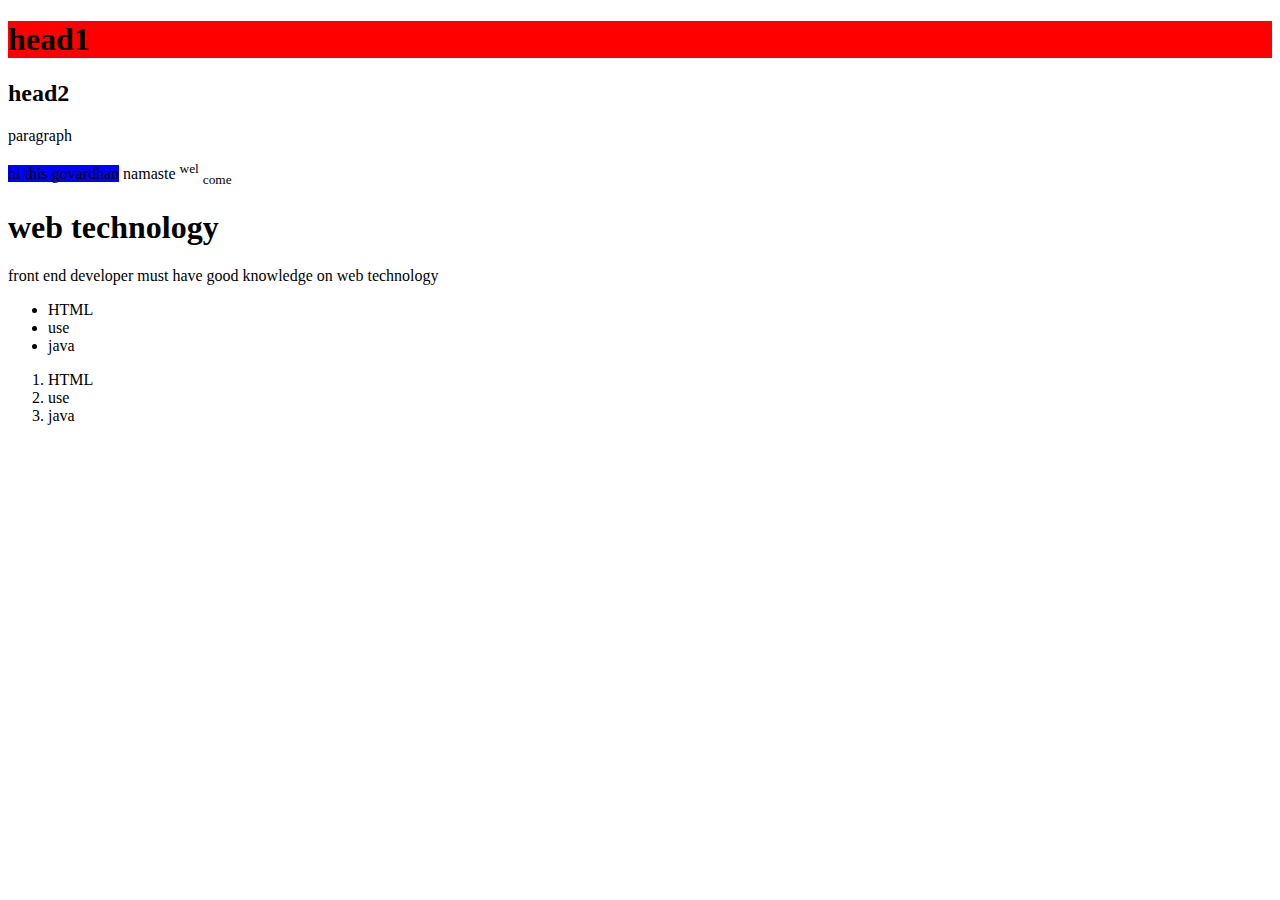
<file: sample.html>
﻿<!DOCTYPE html>
<html lang="en">
<head>
    <meta charset="UTF-8">
    <meta http-equiv="X-UA-Compatible" content="IE=edge">
    <meta name="viewport" content="width=device-width, initial-scale=1.0">
    <title>Document</title>
</head>
<body>
    <div>
    <h1 style="background-color: red;">head1</h1>
    <h2>head2</h2>
    <p>paragraph</p>
</div>
    <div>
        <span style="background-color: blue;">hi this govardhan</span>
        <span>namaste</span>
        <sup>wel</sup>
        <sub>come</sub>
    </div>
    <section>
        <h1>web technology</h1>
        <p>front end developer must have good knowledge on web technology</p>
    </section>
    <ul>
        <li>HTML</li>
        <li>use</li>
        <li>java</li>
    </ul>
    <ol>
        <li>HTML</li>
        <li>use</li>
        <li>java</li>
    </ol>
</body>
</html>
</file>
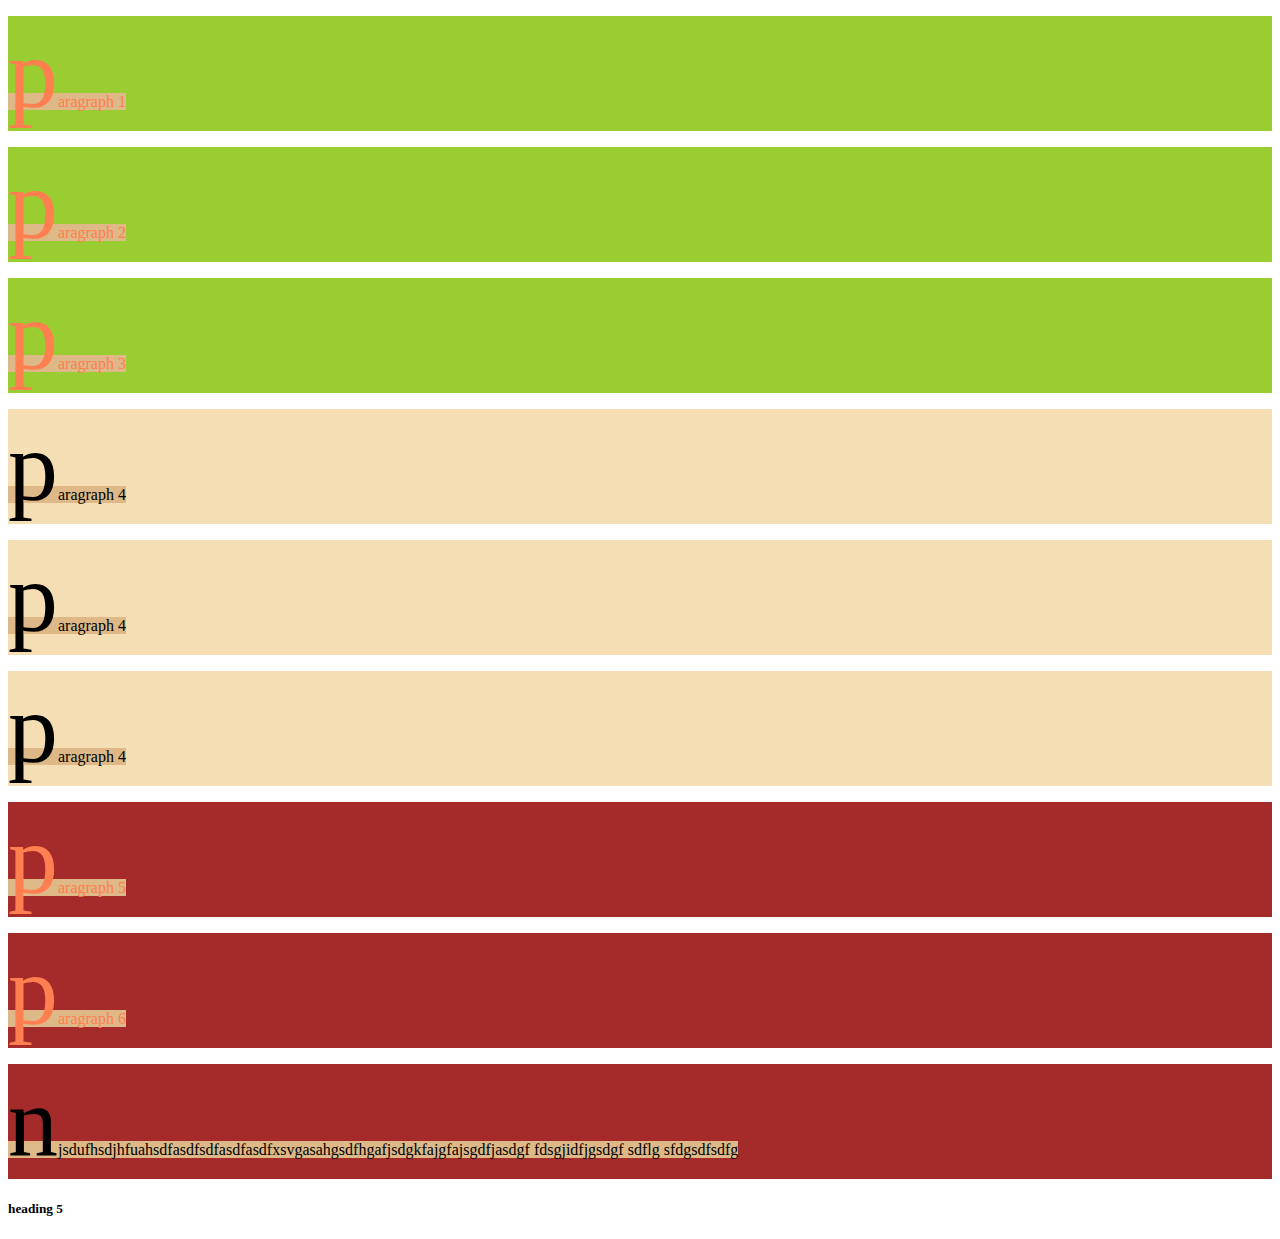
<file: selector.html>
<!DOCTYPE html>
<html lang="en">
<head>
    <meta charset="UTF-8">
    <meta http-equiv="X-UA-Compatible" content="IE=edge">
    <meta name="viewport" content="width=device-width, initial-scale=1.0">
    <title>:: ))selector css(( ::</title>
    <style>
        div p{
            background-color:wheat;
            color: black;
        }
        div > p{
            background-color: yellowgreen;
            color: coral;
            
        }
        section+p{
            background-color: cornflowerblue;
            /* color: green; */
        }
       div+ h5{
            font-size: 100px;
        }
        div~p{
            background-color: brown;
        }
        p:first-letter{
            font-size: 100px;
        }
        p:first-line{
            background-color: burlywood;
        }
    </style>
</head>
<body>
    <div>
        <p>paragraph 1</p>
        <p>paragraph 2</p>
        
        <div>
            <p>paragraph 3</p>
        </div>
        <section>
           
            <p>paragraph 4</p>
            <p>paragraph 4</p>
            <p>paragraph 4</p>
        </section>
        <p>paragraph 5</p>
        <p>paragraph 6</p>
    </div>
    <p>njsdufhsdjhfuahsdfasdfsdfasdfasdfxsvgasahgsdfhgafjsdgkfajgfajsgdfjasdgf
        fdsgjidfjgsdgf
        sdflg
        sfdgsdfsdfg
    </p>
<h5>heading 5</h5>
</body>
</html>
</file>
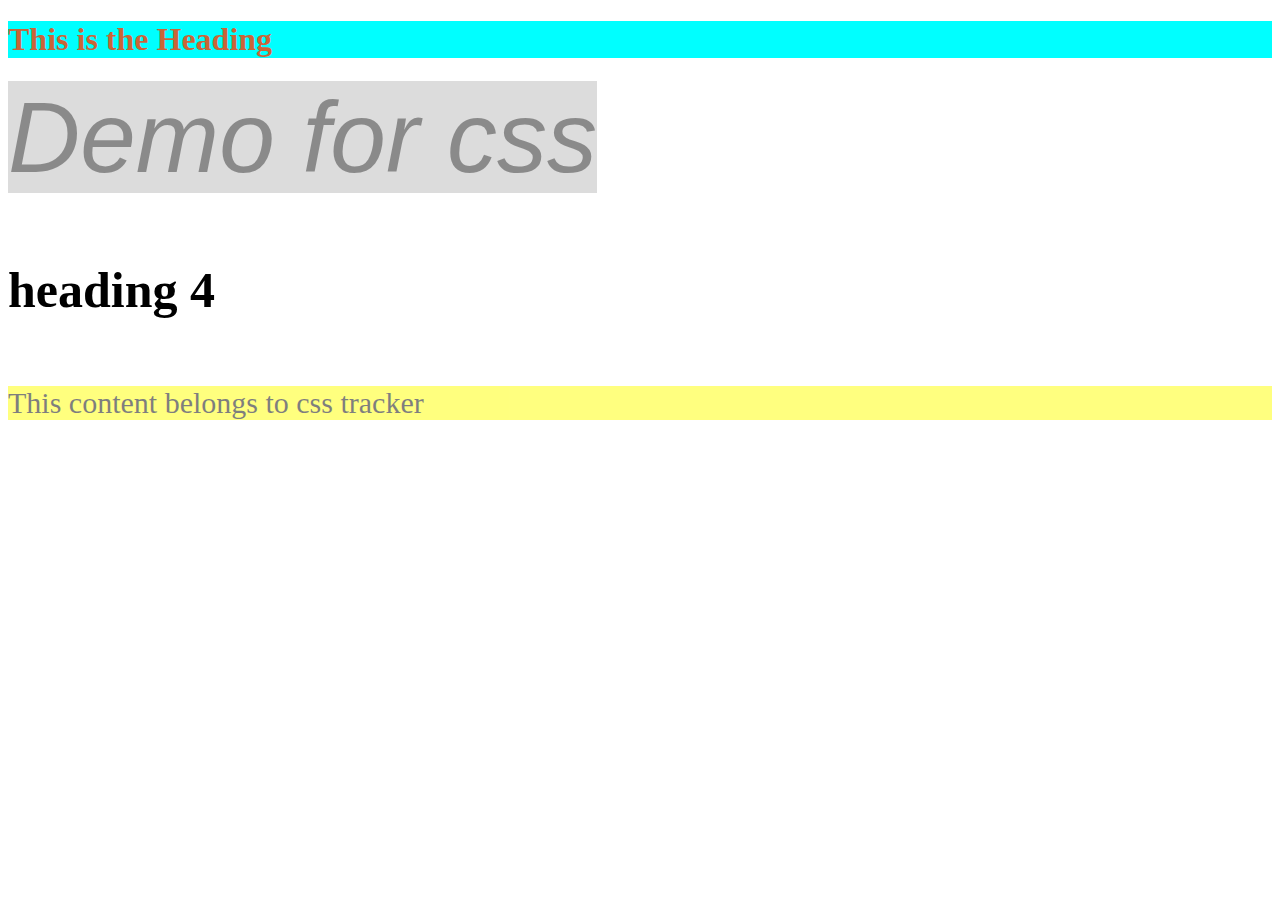
<file: Styles.html>
<!DOCTYPE html>
<html lang="en">
<head>
    <meta charset="UTF-8">
    <meta http-equiv="X-UA-Compatible" content="IE=edge">
    <meta name="viewport" content="width=device-width, initial-scale=1.0">
    <title>Document</title>
    <link rel="stylesheet" href="./css/styles.css">
    <style>
        span{
            background-color: #BABABA;
            color: #171717 ;
            /* font-size: 60px; */
            font-family: Impact, Haettenschweiler, 'Arial Narrow Bold', sans-serif;
            font-style: italic;
        }


        span,p{
            opacity: 0.5;
        }
        .info{
            background-color: yellow;
        }
        #content1{
            font-size: 50px;
            background-color: wheat;
        }
        #info{
            font-size: 50px;
        }
    </style>
</head>
<body>
    <h1 style="background-color: aqua;color: rgba(248, 66, 10, 0.822);">This is the Heading</h1>


    <span style="font-size: 100px;">Demo for css</span>
    <h4 id="info">heading 4</h4>
    <p class="info">This content belongs to css tracker</p>
    


</body>
</html>
</file>
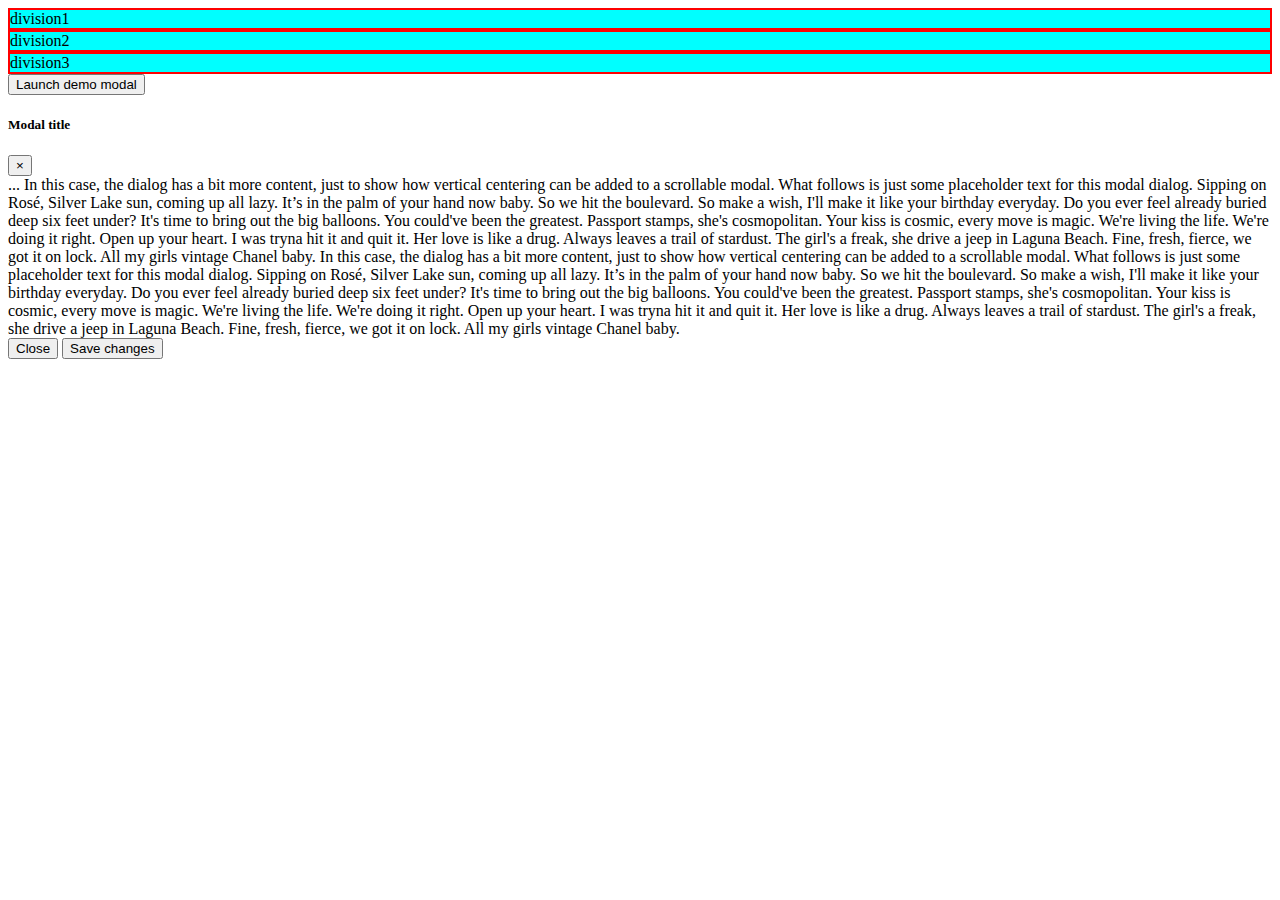
<file: Bootstrap/grid.html>
<!DOCTYPE html>
<html lang="en">
<head>
    <meta charset="UTF-8">
    <meta http-equiv="X-UA-Compatible" content="IE=edge">
    <meta name="viewport" content="width=device-width, initial-scale=1.0">
    <title>:: Grid ::</title>
    <link rel="stylesheet" href="https://cdn.jsdelivr.net/npm/bootstrap@4.6.1/dist/css/bootstrap.min.css" integrity="sha384-zCbKRCUGaJDkqS1kPbPd7TveP5iyJE0EjAuZQTgFLD2ylzuqKfdKlfG/eSrtxUkn" crossorigin="anonymous">
    <script src="https://cdn.jsdelivr.net/npm/jquery@3.5.1/dist/jquery.slim.min.js" integrity="sha384-DfXdz2htPH0lsSSs5nCTpuj/zy4C+OGpamoFVy38MVBnE+IbbVYUew+OrCXaRkfj" crossorigin="anonymous"></script>
<script src="https://cdn.jsdelivr.net/npm/popper.js@1.16.1/dist/umd/popper.min.js" integrity="sha384-9/reFTGAW83EW2RDu2S0VKaIzap3H66lZH81PoYlFhbGU+6BZp6G7niu735Sk7lN" crossorigin="anonymous"></script>
<script src="https://cdn.jsdelivr.net/npm/bootstrap@4.6.1/dist/js/bootstrap.min.js" integrity="sha384-VHvPCCyXqtD5DqJeNxl2dtTyhF78xXNXdkwX1CZeRusQfRKp+tA7hAShOK/B/fQ2" crossorigin="anonymous"></script>
<style>
    .data{
        border: 2px solid red;
        background-color: aqua;
    }
</style>
</head>
<body>
    <div class="container">
        <div class="row">
            <div class="data col-sm-2 col-md-4 col-lg-6">division1</div>
            <div class="data col-sm-4 col-md-4 col-lg-4">division2</div>
            <div class="data col-sm-6 col-md-4 col-lg-2">division3</div>
  
        </div>
    </div>
    <!-- Button trigger modal -->
<button type="button" class="btn btn-primary" data-toggle="modal" data-target="#exampleModal">
    Launch demo modal
  </button>
  
  <!-- Modal -->
  <div class="modal fade" id="exampleModal" tabindex="-1" aria-labelledby="exampleModalLabel" aria-hidden="true">
    <div class="modal-dialog modal-dialog-centered modal-dialog-scrollable">
      <div class="modal-content">
        <div class="modal-header">
          <h5 class="modal-title" id="exampleModalLabel">Modal title</h5>
          <button type="button" class="close" data-dismiss="modal" aria-label="Close">
            <span aria-hidden="true">&times;</span>
          </button>
        </div>
        <div class="modal-body">
          ...
          In this case, the dialog has a bit more content, just to show how vertical centering can be added to a scrollable modal.
        
          What follows is just some placeholder text for this modal dialog. Sipping on Rosé, Silver Lake sun, coming up all lazy. It’s in the palm of your hand now baby. So we hit the boulevard. So make a wish, I'll make it like your birthday everyday. Do you ever feel already buried deep six feet under? It's time to bring out the big balloons. You could've been the greatest. Passport stamps, she's cosmopolitan. Your kiss is cosmic, every move is magic.
          
          We're living the life. We're doing it right. Open up your heart. I was tryna hit it and quit it. Her love is like a drug. Always leaves a trail of stardust. The girl's a freak, she drive a jeep in Laguna Beach. Fine, fresh, fierce, we got it on lock. All my girls vintage Chanel baby.
          
          In this case, the dialog has a bit more content, just to show how vertical centering can be added to a scrollable modal.
        
          What follows is just some placeholder text for this modal dialog. Sipping on Rosé, Silver Lake sun, coming up all lazy. It’s in the palm of your hand now baby. So we hit the boulevard. So make a wish, I'll make it like your birthday everyday. Do you ever feel already buried deep six feet under? It's time to bring out the big balloons. You could've been the greatest. Passport stamps, she's cosmopolitan. Your kiss is cosmic, every move is magic.
          
          We're living the life. We're doing it right. Open up your heart. I was tryna hit it and quit it. Her love is like a drug. Always leaves a trail of stardust. The girl's a freak, she drive a jeep in Laguna Beach. Fine, fresh, fierce, we got it on lock. All my girls vintage Chanel baby.
        </div>
        <div class="modal-footer">
          <button type="button" class="btn btn-secondary" data-dismiss="modal">Close</button>
          <button type="button" class="btn btn-primary">Save changes</button>
        </div>
      </div>
    </div>
  </div>
  
  
</body>
</html>
</file>
<file: css/styles.css>
p{
    font-size: 30px;
    background-color: red;
}
span{
    font-size: 10px;
}
</file>
<file: css/style.css>
body  
{  
    margin: 0;  
    padding: 0;  
    background-color:#6abadeba;  
    font-family: 'Arial';  
}  
.login{  
        width: 382px;  
        overflow: hidden;  
        margin: auto;  
        margin: 20 0 0 450px;  
        padding: 80px;  
        background: lightgrey;  
        border-radius: 15px ;  
          
}  
h2{  
    text-align: center;  
    color: red;  
    padding: 20px;  
}  
label{  
    color: black;  
    font-size: 17px;  
}  
#Uname{  
    width: 300px;  
    height: 30px;  
    border: none;  
    border-radius: 3px;  
    padding-left: 8px;  
}  
#Pass{  
    width: 300px;  
    height: 30px;  
    border: none;  
    border-radius: 3px;  
    padding-left: 8px;  
      
}  
#log{  
    width: 300px;  
    height: 30px;  
    border: none;  
    border-radius: 17px;  
    padding-left: 7px;  
    color: blue;  
  
  
}  
span{  
    color: black;  
    font-size: 17px;  
}  
a{  
    float: right;  
    background-color: grey;  
}
</file>
